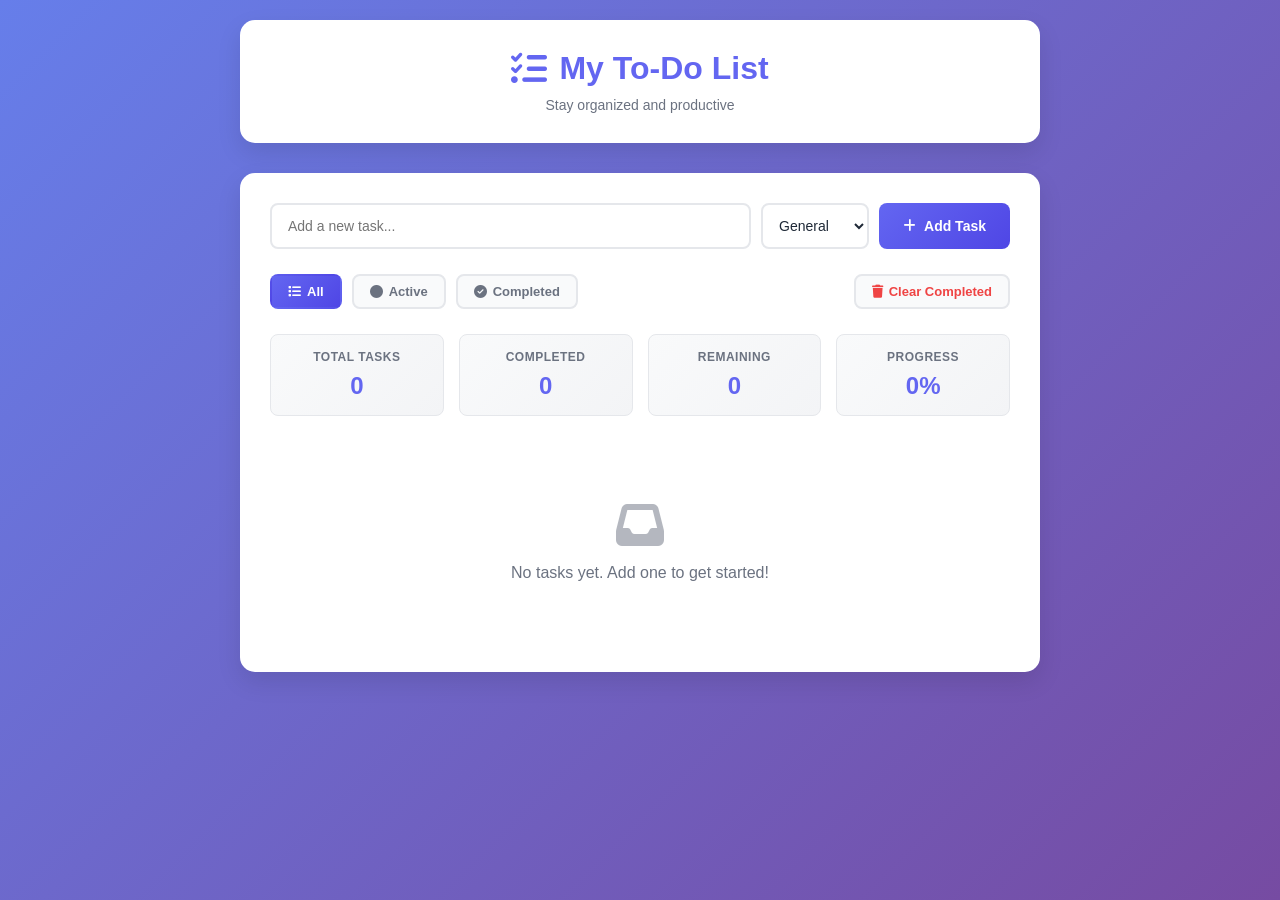
<file: todo-index.html>
<!DOCTYPE html>
<html lang="en">
<head>
    <meta charset="UTF-8">
    <meta name="viewport" content="width=device-width, initial-scale=1.0">
    <title>To-Do List Application</title>
    <link rel="stylesheet" href="https://cdnjs.cloudflare.com/ajax/libs/font-awesome/6.4.0/css/all.min.css">
    <link rel="stylesheet" href="todo-style.css">
</head>
<body>
    <div class="container">
        <!-- Header -->
        <div class="header">
            <div class="header-content">
                <h1><i class="fas fa-tasks"></i> My To-Do List</h1>
                <p class="subtitle">Stay organized and productive</p>
            </div>
        </div>

        <!-- Main Content -->
        <div class="main-content">
            <!-- Input Section -->
            <div class="input-section">
                <div class="input-group">
                    <input 
                        type="text" 
                        id="todoInput" 
                        class="todo-input" 
                        placeholder="Add a new task..."
                        autocomplete="off"
                    >
                    <select id="categorySelect" class="category-select">
                        <option value="general">General</option>
                        <option value="work">Work</option>
                        <option value="personal">Personal</option>
                        <option value="shopping">Shopping</option>
                        <option value="health">Health</option>
                    </select>
                    <button id="addBtn" class="add-btn">
                        <i class="fas fa-plus"></i> Add Task
                    </button>
                </div>
            </div>

            <!-- Filter & Sort Section -->
            <div class="control-section">
                <div class="filter-group">
                    <button class="filter-btn active" data-filter="all">
                        <i class="fas fa-list"></i> All
                    </button>
                    <button class="filter-btn" data-filter="active">
                        <i class="fas fa-circle"></i> Active
                    </button>
                    <button class="filter-btn" data-filter="completed">
                        <i class="fas fa-check-circle"></i> Completed
                    </button>
                </div>
                <div class="action-group">
                    <button id="clearBtn" class="clear-btn" title="Clear all completed tasks">
                        <i class="fas fa-trash"></i> Clear Completed
                    </button>
                </div>
            </div>

            <!-- Stats Section -->
            <div class="stats-section">
                <div class="stat-card">
                    <span class="stat-label">Total Tasks</span>
                    <span class="stat-value" id="totalTasks">0</span>
                </div>
                <div class="stat-card">
                    <span class="stat-label">Completed</span>
                    <span class="stat-value" id="completedTasks">0</span>
                </div>
                <div class="stat-card">
                    <span class="stat-label">Remaining</span>
                    <span class="stat-value" id="remainingTasks">0</span>
                </div>
                <div class="stat-card">
                    <span class="stat-label">Progress</span>
                    <span class="stat-value" id="progress">0%</span>
                </div>
            </div>

            <!-- Tasks List -->
            <div class="tasks-container">
                <div id="todoList" class="todo-list">
                    <!-- Tasks will be added here dynamically -->
                </div>
                <div id="emptyState" class="empty-state">
                    <i class="fas fa-inbox"></i>
                    <p>No tasks yet. Add one to get started!</p>
                </div>
            </div>
        </div>
    </div>

    <script src="todo-script.js"></script>
</body>
</html>
</file>
<file: todo-style.css>
* {
    margin: 0;
    padding: 0;
    box-sizing: border-box;
}

:root {
    --primary-color: #6366f1;
    --primary-dark: #4f46e5;
    --primary-light: #818cf8;
    --secondary-color: #ec4899;
    --success-color: #10b981;
    --danger-color: #ef4444;
    --warning-color: #f59e0b;
    --bg-primary: #ffffff;
    --bg-secondary: #f9fafb;
    --bg-tertiary: #f3f4f6;
    --text-primary: #1f2937;
    --text-secondary: #6b7280;
    --border-color: #e5e7eb;
    --shadow: 0 4px 6px rgba(0, 0, 0, 0.1);
    --shadow-lg: 0 10px 25px rgba(0, 0, 0, 0.1);
}

body {
    font-family: 'Segoe UI', Tahoma, Geneva, Verdana, sans-serif;
    background: linear-gradient(135deg, #667eea 0%, #764ba2 100%);
    min-height: 100vh;
    padding: 20px;
    color: var(--text-primary);
}

.container {
    max-width: 800px;
    margin: 0 auto;
}

/* Header */
.header {
    background: var(--bg-primary);
    border-radius: 15px;
    padding: 30px;
    margin-bottom: 30px;
    box-shadow: var(--shadow-lg);
    text-align: center;
}

.header h1 {
    color: var(--primary-color);
    font-size: 32px;
    margin-bottom: 10px;
    display: flex;
    align-items: center;
    justify-content: center;
    gap: 12px;
}

.header h1 i {
    font-size: 36px;
}

.subtitle {
    color: var(--text-secondary);
    font-size: 14px;
    font-weight: 500;
}

/* Main Content */
.main-content {
    background: var(--bg-primary);
    border-radius: 15px;
    padding: 30px;
    box-shadow: var(--shadow-lg);
}

/* Input Section */
.input-section {
    margin-bottom: 25px;
}

.input-group {
    display: flex;
    gap: 10px;
    flex-wrap: wrap;
}

.todo-input {
    flex: 1;
    min-width: 200px;
    padding: 12px 16px;
    border: 2px solid var(--border-color);
    border-radius: 8px;
    font-size: 14px;
    transition: all 0.3s ease;
}

.todo-input:focus {
    outline: none;
    border-color: var(--primary-color);
    box-shadow: 0 0 0 3px rgba(99, 102, 241, 0.1);
}

.category-select {
    padding: 12px 12px;
    border: 2px solid var(--border-color);
    border-radius: 8px;
    background-color: var(--bg-primary);
    color: var(--text-primary);
    font-size: 14px;
    cursor: pointer;
    transition: all 0.3s ease;
}

.category-select:focus {
    outline: none;
    border-color: var(--primary-color);
}

.add-btn {
    padding: 12px 24px;
    background: linear-gradient(135deg, var(--primary-color), var(--primary-dark));
    color: white;
    border: none;
    border-radius: 8px;
    font-size: 14px;
    font-weight: 600;
    cursor: pointer;
    transition: all 0.3s ease;
    display: flex;
    align-items: center;
    gap: 8px;
    white-space: nowrap;
}

.add-btn:hover {
    transform: translateY(-2px);
    box-shadow: 0 6px 12px rgba(99, 102, 241, 0.4);
}

.add-btn:active {
    transform: translateY(0);
}

/* Control Section */
.control-section {
    display: flex;
    justify-content: space-between;
    align-items: center;
    margin-bottom: 25px;
    flex-wrap: wrap;
    gap: 15px;
}

.filter-group {
    display: flex;
    gap: 10px;
    flex-wrap: wrap;
}

.filter-btn {
    padding: 8px 16px;
    background-color: var(--bg-secondary);
    color: var(--text-secondary);
    border: 2px solid var(--border-color);
    border-radius: 8px;
    cursor: pointer;
    font-size: 13px;
    font-weight: 600;
    transition: all 0.3s ease;
    display: flex;
    align-items: center;
    gap: 6px;
}

.filter-btn:hover {
    border-color: var(--primary-color);
    color: var(--primary-color);
}

.filter-btn.active {
    background: linear-gradient(135deg, var(--primary-color), var(--primary-dark));
    color: white;
    border-color: transparent;
}

.action-group {
    display: flex;
    gap: 10px;
}

.clear-btn {
    padding: 8px 16px;
    background-color: var(--bg-secondary);
    color: var(--danger-color);
    border: 2px solid var(--border-color);
    border-radius: 8px;
    cursor: pointer;
    font-size: 13px;
    font-weight: 600;
    transition: all 0.3s ease;
    display: flex;
    align-items: center;
    gap: 6px;
}

.clear-btn:hover {
    background-color: var(--danger-color);
    color: white;
    border-color: var(--danger-color);
}

/* Stats Section */
.stats-section {
    display: grid;
    grid-template-columns: repeat(auto-fit, minmax(150px, 1fr));
    gap: 15px;
    margin-bottom: 25px;
}

.stat-card {
    background: linear-gradient(135deg, var(--bg-secondary), var(--bg-tertiary));
    padding: 15px;
    border-radius: 8px;
    text-align: center;
    border: 1px solid var(--border-color);
}

.stat-label {
    display: block;
    font-size: 12px;
    color: var(--text-secondary);
    font-weight: 600;
    margin-bottom: 8px;
    text-transform: uppercase;
    letter-spacing: 0.5px;
}

.stat-value {
    display: block;
    font-size: 24px;
    font-weight: 700;
    color: var(--primary-color);
}

/* Tasks Container */
.tasks-container {
    min-height: 200px;
}

.todo-list {
    display: flex;
    flex-direction: column;
    gap: 12px;
}

/* Todo Item */
.todo-item {
    display: flex;
    align-items: center;
    gap: 12px;
    padding: 15px;
    background-color: var(--bg-secondary);
    border-radius: 8px;
    transition: all 0.3s ease;
    border-left: 4px solid var(--primary-color);
    animation: slideIn 0.3s ease-out;
}

@keyframes slideIn {
    from {
        opacity: 0;
        transform: translateX(-20px);
    }
    to {
        opacity: 1;
        transform: translateX(0);
    }
}

.todo-item.completed {
    opacity: 0.6;
    background-color: var(--bg-tertiary);
}

.todo-item.completed .todo-text {
    text-decoration: line-through;
    color: var(--text-secondary);
}

/* Category Badge */
.category-badge {
    min-width: 80px;
    padding: 4px 10px;
    border-radius: 6px;
    font-size: 11px;
    font-weight: 600;
    text-align: center;
    text-transform: uppercase;
    letter-spacing: 0.5px;
}

.category-badge.general {
    background-color: rgba(99, 102, 241, 0.1);
    color: var(--primary-color);
}

.category-badge.work {
    background-color: rgba(236, 72, 153, 0.1);
    color: var(--secondary-color);
}

.category-badge.personal {
    background-color: rgba(16, 185, 129, 0.1);
    color: var(--success-color);
}

.category-badge.shopping {
    background-color: rgba(245, 158, 11, 0.1);
    color: var(--warning-color);
}

.category-badge.health {
    background-color: rgba(239, 68, 68, 0.1);
    color: var(--danger-color);
}

/* Checkbox */
.checkbox {
    width: 24px;
    height: 24px;
    cursor: pointer;
    accent-color: var(--primary-color);
}

/* Todo Text */
.todo-text {
    flex: 1;
    font-size: 15px;
    color: var(--text-primary);
    word-break: break-word;
    font-weight: 500;
}

/* Todo Actions */
.todo-actions {
    display: flex;
    gap: 8px;
}

.todo-btn {
    width: 36px;
    height: 36px;
    border: none;
    border-radius: 6px;
    cursor: pointer;
    display: flex;
    align-items: center;
    justify-content: center;
    transition: all 0.3s ease;
    font-size: 14px;
}

.edit-btn {
    background-color: rgba(99, 102, 241, 0.1);
    color: var(--primary-color);
}

.edit-btn:hover {
    background-color: rgba(99, 102, 241, 0.2);
}

.delete-btn {
    background-color: rgba(239, 68, 68, 0.1);
    color: var(--danger-color);
}

.delete-btn:hover {
    background-color: rgba(239, 68, 68, 0.2);
}

/* Empty State */
.empty-state {
    text-align: center;
    padding: 60px 20px;
    color: var(--text-secondary);
}

.empty-state i {
    font-size: 48px;
    margin-bottom: 15px;
    opacity: 0.5;
}

.empty-state p {
    font-size: 16px;
    font-weight: 500;
}

/* Edit Mode */
.edit-mode .todo-item {
    background-color: var(--bg-tertiary);
    border-left-color: var(--warning-color);
}

.edit-input {
    padding: 8px 12px;
    border: 2px solid var(--border-color);
    border-radius: 6px;
    font-size: 14px;
    flex: 1;
}

.edit-input:focus {
    outline: none;
    border-color: var(--primary-color);
}

.save-btn, .cancel-btn {
    padding: 8px 16px;
    border: none;
    border-radius: 6px;
    cursor: pointer;
    font-size: 12px;
    font-weight: 600;
    transition: all 0.3s ease;
}

.save-btn {
    background-color: var(--success-color);
    color: white;
}

.save-btn:hover {
    opacity: 0.9;
}

.cancel-btn {
    background-color: var(--danger-color);
    color: white;
}

.cancel-btn:hover {
    opacity: 0.9;
}

/* Responsive Design */
@media (max-width: 600px) {
    .header {
        padding: 20px;
    }

    .header h1 {
        font-size: 24px;
    }

    .main-content {
        padding: 20px;
    }

    .input-group {
        flex-direction: column;
    }

    .todo-input,
    .category-select,
    .add-btn {
        width: 100%;
    }

    .control-section {
        flex-direction: column;
        align-items: stretch;
    }

    .filter-group {
        width: 100%;
    }

    .filter-btn {
        flex: 1;
    }

    .action-group {
        width: 100%;
    }

    .clear-btn {
        width: 100%;
    }

    .stats-section {
        grid-template-columns: repeat(2, 1fr);
    }

    .todo-item {
        flex-direction: column;
        align-items: flex-start;
    }

    .category-badge {
        align-self: flex-start;
    }

    .todo-actions {
        width: 100%;
        justify-content: flex-end;
    }
}
</file>
